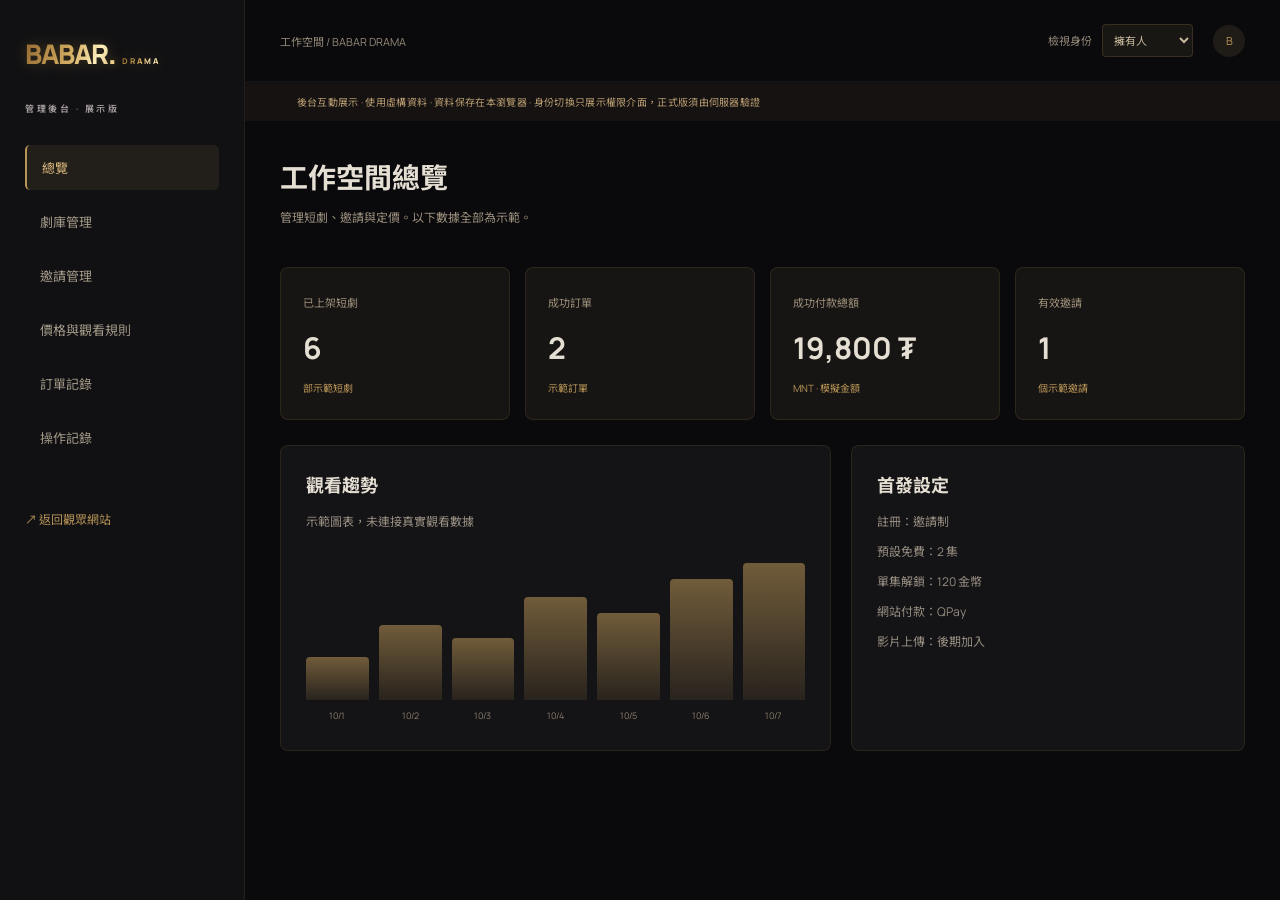
<file: admin.html>
<!doctype html><html lang="zh-Hant"><head><meta charset="utf-8"><meta name="viewport" content="width=device-width,initial-scale=1"><title>BABAR DRAMA · 管理後台展示</title><link rel="stylesheet" href="styles.css?v=4"><link rel="stylesheet" href="experience.css"><link rel="stylesheet" href="admin.css"></head><body><div class="admin-layout"><aside class="admin-sidebar"><a class="brand" href="index.html"><span>BABAR<span class="brand-dot">.</span></span><small>DRAMA</small></a><p class="section-kicker">管理後台 · 展示版</p><nav id="adminNav"><button data-page="overview" class="active">總覽</button><button data-page="dramas">劇庫管理</button><button data-page="invites">邀請管理</button><button data-page="pricing">價格與觀看規則</button><button data-page="orders">訂單記錄</button><button data-page="audit">操作記錄</button></nav><a href="index.html" class="return-link">↗ 返回觀眾網站</a></aside><main class="admin-main"><header class="admin-header"><span>工作空間 / BABAR DRAMA</span><div><label>檢視身份 <select id="role"><option value="owner">擁有人</option><option value="viewer">唯讀檢視者</option></select></label><span class="owner-badge">B</span></div></header><p class="demo-ribbon">後台互動展示 · 使用虛構資料 · 資料保存在本瀏覽器 · 身份切換只展示權限介面，正式版須由伺服器驗證</p><div id="adminContent"></div></main></div><dialog id="adminDialog"><button class="dialog-close" aria-label="關閉">×</button><div id="adminDialogBody"></div></dialog><script src="shared.js"></script><script src="admin.js"></script></body></html>
</file>
<file: styles.css>
@import url('https://fonts.googleapis.com/css2?family=Manrope:wght@400;500;600;700;800&family=Noto+Sans+TC:wght@400;500;700&display=swap');
:root{color-scheme:dark;--bg:#0a0a0d;--panel:#141418;--white:#f0ece8;--muted:#929096;--red:#92283f;--gold:#b89457}*{box-sizing:border-box}html{scroll-behavior:smooth;scroll-padding-top:95px}body{margin:0;background:var(--bg);color:var(--white);font-family:Manrope,'Noto Sans TC',Arial,sans-serif}button,a,select{-webkit-tap-highlight-color:transparent}button,select{font:inherit}button,a{touch-action:manipulation}button{cursor:pointer}a{color:inherit;text-decoration:none}button:focus-visible,a:focus-visible,select:focus-visible{outline:2px solid var(--gold);outline-offset:5px}button{color:inherit} .header{height:86px;padding:0 5%;display:flex;align-items:center;gap:56px;position:absolute;top:0;z-index:10;width:100%;background:linear-gradient(#09090dda,transparent)}.brand{display:flex;align-items:baseline;gap:10px}.brand>span{font-size:34px;font-weight:800;letter-spacing:-2px}.brand-dot{color:#b8445b}.brand small{font-size:10px;letter-spacing:3px}.desktop-nav{display:flex;gap:30px;font-size:13px;color:#bbb6b8}.desktop-nav a.active{color:var(--white);position:relative}.desktop-nav a.active:after{content:'';position:absolute;bottom:-12px;left:0;width:18px;height:2px;background:var(--red)}.header-right{margin-left:auto;display:flex;align-items:center;gap:23px;font-size:12px}.header select{border:0;background:transparent;color:#d1cbcb;max-width:106px;padding:8px}.header option{background:var(--panel)}.login{border:0;background:transparent}.vip-header{border:1px solid #b894574d;border-radius:5px;background:#b8945710;color:#d4b77f;padding:8px 14px;font-weight:700}.hero{min-height:670px;height:78vh;max-height:850px;position:relative;overflow:hidden;background:#211921}.hero-image{position:absolute;inset:0;background:url('https://images.unsplash.com/photo-1519608487953-e999c86e7455?auto=format&fit=crop&w=2200&q=85') center 48%/cover;opacity:.7;filter:saturate(.6)}.hero-shade{position:absolute;inset:0;background:linear-gradient(90deg,#0a0a0ded 0%,#0a0a0d9c 39%,#0a0a0d08 80%),linear-gradient(0deg,#0a0a0d 0%,transparent 32%,#0a0a0d18 80%)}.hero-content{position:relative;padding:155px 5% 95px;max-width:780px}.eyebrow{display:flex;gap:12px;align-items:center;font-size:10px;letter-spacing:2px;color:#ccc2c7}.live-dot{width:6px;height:6px;border-radius:50%;background:#c25169}.divider{opacity:.4;margin:0 8px}.hero-category{margin:38px 0 16px;color:#d8b2bb;font-size:12px}.hero h1{font-size:clamp(40px,4.9vw,70px);line-height:1.12;letter-spacing:-2px;max-width:660px;margin:0 0 23px;font-weight:800;white-space:pre-line}.hero-summary{max-width:410px;font-size:14px;line-height:1.9;color:#b9b2b8}.hero-meta{display:flex;align-items:center;gap:17px;font-size:11px;color:#b5aeb1;margin-top:22px}.hero-meta>span:nth-child(2){border:1px solid #71686c;padding:1px 5px;border-radius:2px}.sub-label{color:#d0bd99}.hero-actions{display:flex;gap:12px;margin-top:30px}.primary,.secondary,.gold-button{border:0;border-radius:5px;padding:14px 24px;font-size:13px;font-weight:700;display:inline-flex;align-items:center;justify-content:center;gap:12px}.primary{background:var(--red);color:#fff}.primary:hover{background:#ab304b}.secondary{border:1px solid #ffffff28;background:#ffffff09}.secondary:hover{background:#ffffff16}.free-note{font-size:10px;color:#998f95;margin-top:15px}.hero-footer{position:absolute;bottom:32px;left:5%;right:5%;display:flex;align-items:center;justify-content:space-between;font-size:10px;letter-spacing:2px;color:#898189}.hero-pages{display:flex;gap:8px}.hero-pages button{width:22px;height:3px;border:0;background:#686067;padding:0}.hero-pages button.selected{width:48px;background:#ac3a53}.content-wrap{max-width:1600px;margin:auto;padding:15px 5% 0}.discover-intro{display:flex;justify-content:space-between;align-items:flex-end;margin-bottom:24px}.section-kicker{font-size:9px;letter-spacing:2.5px;color:#a49c9e;font-weight:600}.discover-intro h2{font-size:29px;letter-spacing:-.7px;margin:9px 0 0}.discover-intro p{max-width:320px;font-size:12px;color:var(--muted);line-height:1.8;margin:0}.categories{display:flex;gap:10px;margin-bottom:40px;overflow:auto;padding-bottom:5px}.categories button{white-space:nowrap;font-size:12px;padding:10px 21px;border:1px solid #ffffff13;border-radius:30px;background:#151419;color:#aaa2a8}.categories button.active{background:#782137;border-color:#9b314a;color:#fff}.drama-section{margin-bottom:48px}.section-heading{display:flex;justify-content:space-between;align-items:center;margin-bottom:22px;gap:12px}.section-heading h2{font-size:21px;font-weight:700;display:flex;align-items:center;gap:12px;margin:0}.accent-line{height:18px;width:3px;background:var(--red);border-radius:1px}.section-side{font-size:9px;letter-spacing:1.7px;color:#817a82}.poster-grid{display:grid;grid-template-columns:repeat(6,minmax(0,1fr));gap:20px}.poster-card{border:0;text-align:left;background:none;padding:0;min-width:0}.poster{position:relative;aspect-ratio:2/3;border-radius:7px;overflow:hidden;background:linear-gradient(145deg,var(--tone),#181117)}.poster img{height:100%;width:100%;object-fit:cover;opacity:.77;transition:transform .4s}.poster-card:hover img{transform:scale(1.04)}.poster:after{content:'';position:absolute;inset:0;background:linear-gradient(transparent 30%,#08070ba6 75%,#08070bf2)}.poster-label{position:absolute;top:10px;left:10px;z-index:1;font-size:9px;border-radius:3px;padding:4px 7px;background:#8b263d;color:#fff}.poster-label.vip{background:#b89457;color:#17120b}.poster-title{position:absolute;bottom:20px;left:16px;right:12px;z-index:1;font-size:clamp(15px,1.8vw,25px);font-weight:800;line-height:1.2;white-space:pre-line;letter-spacing:-.5px}.poster-number{position:absolute;bottom:8px;right:12px;z-index:1;color:#ffffff10;font-size:74px;font-weight:800;line-height:1}.card-title{margin:12px 0 5px;font-size:13px;line-height:1.5;font-weight:600}.card-meta{font-size:10px;color:#89818b}.vip-banner{border:1px solid #b8945738;background:radial-gradient(ellipse at 10% 30%,#b8945712,transparent 60%),#131114;border-radius:8px;padding:28px 35px;display:flex;gap:28px;align-items:center;margin-bottom:48px}.vip-emblem{font-size:50px;color:#b89457;padding-right:25px;border-right:1px solid #b8945730}.gold{color:var(--gold)}.vip-copy h2{font-size:22px;margin:7px 0}.vip-copy p{font-size:11px;line-height:1.8;color:#9f9696;margin:0}.gold-button{margin-left:auto;background:#b89457;color:#17120b;gap:30px;white-space:nowrap}.closing{margin:55px 0 30px;padding:32px 0;border-top:1px solid #ffffff10;display:flex;align-items:center;gap:30px}.brand-mini{font-size:29px;font-weight:800;color:#72626a;letter-spacing:-1.5px}.closing p{color:#958a93;font-size:12px}.text-button{border:0;background:none;color:#c5667d;font-size:12px;margin-left:auto}footer{border-top:1px solid #ffffff0b;margin:0 5%;padding:25px 0 35px;display:flex;align-items:center;gap:22px;font-size:10px;color:#746f77;flex-wrap:wrap}footer>div{display:flex;gap:20px;margin-left:auto}footer button{border:0;background:none;color:inherit;font-size:10px;padding:0}footer small{width:100%;font-size:9px;color:#58525b}.mobile-nav{display:none}dialog{border:1px solid #ffffff21;border-radius:12px;background:#181419;color:var(--white);max-width:440px;width:calc(100% - 40px);padding:38px}dialog::backdrop{background:#000a;backdrop-filter:blur(5px)}dialog h2{font-size:23px;margin:16px 0}dialog p{font-size:14px;color:#b8afb6;line-height:1.9}.dialog-close{position:absolute;right:15px;top:12px;background:none;border:0;font-size:25px;color:#999}.dialog-ok{margin-top:14px}.empty{color:var(--muted);padding:25px 0}
@media(min-width:1700px){.header{padding-left:calc((100% - 1440px)/2);padding-right:calc((100% - 1440px)/2)}.hero-content{margin-left:calc((100% - 1440px)/2 - 5%)}}
@media(max-width:1000px){.header{gap:30px}.poster-grid{grid-template-columns:repeat(3,minmax(0,1fr))}.poster-title{font-size:27px}.hero{min-height:640px}.hero-content{max-width:650px}.discover-intro p{max-width:240px}.vip-banner{padding:24px}.vip-copy h2{font-size:19px}}
@media(max-width:640px){html{scroll-padding-top:20px}.header{height:70px;padding:0 6%;gap:10px}.brand>span{font-size:28px}.brand small{font-size:8px;letter-spacing:2px}.desktop-nav,.login,.vip-header{display:none}.header-right{gap:0}.header select{font-size:11px;max-width:93px}.hero{height:auto;min-height:625px}.hero-image{background-position:65% center}.hero-shade{background:linear-gradient(0deg,#0a0a0d 0%,#0a0a0d9c 40%,#0a0a0d10 90%),linear-gradient(90deg,#0a0a0d6b,transparent)}.hero-content{padding:175px 6% 90px}.eyebrow{font-size:9px;letter-spacing:1px}.hero-category{margin-top:27px;font-size:11px}.hero h1{font-size:43px;letter-spacing:-1.5px;max-width:360px;margin-bottom:17px}.hero-summary{font-size:12px;max-width:315px;line-height:1.85}.hero-meta{font-size:10px;gap:12px;margin-top:19px}.hero-actions{margin-top:24px}.primary,.secondary{padding:13px 20px;font-size:12px}.hero-footer{left:6%;right:6%;bottom:29px;letter-spacing:1px;font-size:8px}.hero-pages button{width:15px}.hero-pages button.selected{width:30px}.content-wrap{padding:12px 6% 0}.discover-intro{align-items:start;margin-bottom:20px}.discover-intro h2{font-size:24px}.discover-intro p{display:none}.section-kicker{font-size:8px}.categories{gap:8px;margin-bottom:28px;margin-right:-6vw}.categories button{font-size:11px;padding:9px 17px}.section-heading{margin-bottom:17px}.section-heading h2{font-size:19px}.section-side{font-size:8px;letter-spacing:.5px}.poster-grid{display:flex;overflow:auto;gap:12px;margin-right:-6vw;padding-right:6vw;padding-bottom:12px;scroll-snap-type:x proximity}.poster-card{flex:0 0 43%;scroll-snap-align:start}.poster-title{font-size:22px;left:12px;bottom:17px}.poster-label{font-size:8px;left:8px;top:8px}.card-title{font-size:12px;margin-top:10px}.card-meta{font-size:9px}.drama-section{margin-bottom:30px}.vip-banner{padding:22px;gap:14px;flex-wrap:wrap;margin-bottom:34px}.vip-emblem{font-size:37px;border:0;padding:0}.vip-copy{flex:1}.vip-copy h2{font-size:18px}.vip-copy p{font-size:10px}.gold-button{margin:3px 0 0 0;width:100%;padding:12px}.closing{margin:20px 0 10px;gap:15px;flex-wrap:wrap;padding:25px 0}.closing p{font-size:11px;max-width:210px;margin:0}.text-button{margin:0;padding:0}footer{margin:0 6%;padding-bottom:95px;font-size:9px;gap:16px}footer>div{margin-left:0;gap:17px}.mobile-nav{position:fixed;z-index:20;bottom:0;left:0;right:0;background:#111116ed;backdrop-filter:blur(15px);border-top:1px solid #ffffff13;display:flex;justify-content:space-around;padding:9px 10px max(10px,env(safe-area-inset-bottom))}.mobile-nav a,.mobile-nav button{width:65px;border:0;background:none;color:#89808a;text-align:center;display:flex;align-items:center;flex-direction:column;gap:4px}.mobile-nav .active{color:#ca7187}.mobile-nav span{font-size:23px;line-height:1.2}.mobile-nav small{font-size:9px}}
@media(prefers-reduced-motion:reduce){html{scroll-behavior:auto}.poster img{transition:none}}
/* Matte antique gold brand palette with warm charcoal depth. */
/* Polished gold wordmark, with restrained moving highlights. */
.brand>span,.brand small,.brand-mini{ text-transform:uppercase;background:linear-gradient(110deg,#92672e 0%,#d3ad62 22%,#fff0bc 34%,#b88c42 46%,#efd28b 65%,#fff6d6 73%,#bd924b 85%,#92672e 100%);background-size:250% 100%;background-clip:text;-webkit-background-clip:text;color:transparent;filter:drop-shadow(0 0 7px #c99d4545);animation:brand-shimmer 6s ease-in-out infinite}
.brand>span{letter-spacing:-1px}
.brand .brand-dot{color:#eed18b;text-shadow:0 0 9px #e7c37180}
.brand small{font-weight:800;letter-spacing:2px}
.brand-mini{letter-spacing:0}
@keyframes brand-shimmer{0%,100%{background-position:0% 50%}50%{background-position:100% 50%}}
@media(prefers-reduced-motion:reduce){.brand>span,.brand small,.brand-mini{animation:none}}
:root{--red:#B89457;--gold:#B89457;--white:#e5ded3;--muted:#938b82;--panel:#171513}
.brand-dot{color:#B89457}
.header{background:linear-gradient(#0a0a0de8,transparent)}
.desktop-nav{color:#aaa298}
.hero{background:#201b17}
.hero-image{filter:saturate(.35) sepia(.2);opacity:.62}
.hero-shade{background:radial-gradient(ellipse at 74% 42%,#b894571c,transparent 52%),linear-gradient(90deg,#0a0a0df2 0%,#0a0a0da8 39%,#0a0a0d10 80%),linear-gradient(0deg,#0a0a0d 0%,transparent 36%,#0a0a0d24 80%)}
.live-dot{background:#B89457}
.eyebrow{color:#b9aa95}
.hero-category{color:#bba37d}
.hero-summary{color:#b4aba0}
.hero-meta{color:#aaa298}
.hero-meta>span:nth-child(2){border-color:#655e53}
.free-note{color:#958b7d}
.hero-footer{color:#8d8377}
.hero-pages button{background:#554d41}
.hero-pages button.selected{background:#B89457}
.primary{background:#B89457;color:#17130e}
.primary:hover{background:#c6a76f}
.secondary{border-color:#b8945733;background:#201c1759;color:#cfc4b3}
.secondary:hover{background:#b894571a}
.categories button{background:#171614;border-color:#b894571a;color:#aaa195}
.categories button.active{background:#b894571b;border-color:#b8945770;color:#cdb589}
.poster{background:linear-gradient(145deg,#4b3c2b,#181614)}
.poster img{filter:saturate(.5) sepia(.13)}
.poster:after{background:radial-gradient(ellipse at 50% 35%,#d8b18312,transparent 65%),linear-gradient(transparent 30%,#140e09a6 75%,#08070bf2)}
.poster-label{background:#382b1f;color:#d8be96;border:1px solid #b8945738}
.poster-label.vip{background:#B89457;color:#17120b;border-color:transparent}
.poster-title{color:#e5ded3;text-shadow:0 2px 18px #211306}
.card-meta{color:#93887c}
.vip-banner{background:radial-gradient(ellipse at 10% 30%,#b894571a,transparent 60%),linear-gradient(110deg,#1d1914,#121214)}
.brand-mini{color:transparent}
.text-button{color:#bfa16b}
footer{color:#847c70}footer small{color:#696258}
dialog{background:#191714;border-color:#b8945738}dialog p{color:#b8ae9e}
@media(max-width:640px){.hero-shade{background:radial-gradient(ellipse at 70% 32%,#b894571c,transparent 55%),linear-gradient(0deg,#0a0a0d 0%,#0a0a0d9c 40%,#0a0a0d10 90%),linear-gradient(90deg,#0a0a0d6b,transparent)}.mobile-nav{background:#141310ed;border-top-color:#b8945721}.mobile-nav .active{color:#B89457}.mobile-nav a,.mobile-nav button{color:#978b7c}.mobile-nav a.active{color:#B89457}}
</file>
<file: experience.css>
[hidden]{display:none!important}.flow-top{height:82px;padding:0 5%;display:flex;align-items:center;justify-content:space-between;border-bottom:1px solid #b8945720}.flow-top button{background:none;border:0;font-size:12px;color:#b7aa98}.flow-brand{color:#d6b571;font-weight:800;letter-spacing:1px;font-size:24px}.flow-brand small{font-size:10px;letter-spacing:2px}.demo-ribbon{margin:0;background:#b8945710;padding:12px 5%;font-size:10px;color:#b99d72;letter-spacing:.3px}.flow-body{max-width:1400px;margin:auto;padding:44px 5% 100px}.flow-body h1{font-size:38px;line-height:1.2;letter-spacing:-1px}.flow-body h2{font-size:23px}.flow-body p{line-height:1.9}.muted{color:#978e82;font-size:12px}.flow-actions{display:flex;gap:10px;flex-wrap:wrap;margin:25px 0}.detail-layout{display:grid;grid-template-columns:minmax(220px,330px) 1fr;gap:55px}.detail-art{position:relative;align-self:start;aspect-ratio:2/3;overflow:hidden;border-radius:9px;background:#231b16}.detail-art img{width:100%;height:100%;object-fit:cover;filter:saturate(.55)}.detail-art:after{content:'';position:absolute;inset:0;background:linear-gradient(transparent,#0a0a0d90)}.detail-art span{position:absolute;z-index:1;bottom:20px;left:20px;letter-spacing:2px;font-size:9px;color:#d0b887}.detail-copy>p{max-width:600px;color:#b2a89a;font-size:14px}.detail-meta{color:#b89457!important}.episode-grid{display:grid;grid-template-columns:repeat(8,minmax(0,1fr));gap:9px;margin-top:20px}.episode-grid button{border:1px solid #ffffff0d;background:#171619;border-radius:5px;min-height:65px;padding:8px;color:#827b72}.episode-grid b{display:block;font-size:15px}.episode-grid small{display:block;font-size:9px;margin-top:5px}.episode-grid .available{color:#ccbea5}.episode-grid .selected{background:#b894571c;border-color:#b89457;color:#ddc18d}.auth-card,.checkout-card{max-width:530px;margin:20px auto;padding:35px;background:#171513;border:1px solid #b8945728;border-radius:12px}.auth-card h1,.checkout-card h1{font-size:29px}.account-tabs{display:flex;gap:10px;border-bottom:1px solid #b8945720;margin:25px 0}.account-tabs button{border:0;background:none;color:#9b8e7e;padding:13px 16px;font-size:13px}.account-tabs .active{color:#d0af72;border-bottom:2px solid #b89457}form label{display:block;font-size:12px;margin:20px 0;color:#bfb09a}form input,.search-box input{display:block;width:100%;background:#0f0e10;border:1px solid #b8945730;border-radius:5px;padding:13px;color:#e0d7c8;font:inherit;margin-top:8px}form .primary{width:100%}#authError,#unlockError{font-size:12px;color:#dba77b}.store-heading{text-align:center;margin-bottom:40px}.store-heading p{color:#ab9c84}.plans{display:grid;grid-template-columns:repeat(3,1fr);gap:20px}.plan{padding:30px;background:linear-gradient(140deg,#211b14,#141315);border:1px solid #b8945730;border-radius:9px}.plan.recommended{border-color:#b89457}.price{font-size:35px;letter-spacing:-1px}.price small{font-size:17px}.plan button{width:100%}.coin-plans{display:grid;grid-template-columns:repeat(4,1fr);gap:15px;margin-top:25px}.coin-plans button{display:flex;flex-direction:column;gap:17px;align-items:center;background:#171513;border:1px solid #b8945733;border-radius:8px;padding:27px 15px}.coin-plans strong{font-size:18px}.coin-plans button>span:last-child{font-size:14px;color:#bfa575}.coin-symbol{font-size:32px;color:#b89457}.order-summary{display:flex;align-items:center;justify-content:space-between;gap:15px;padding:20px 0;border-block:1px solid #b8945728}.order-summary h2{font-size:18px}.mock-pay{text-align:center;margin:25px 0;padding:30px;background:#0e0e10;border:1px dashed #b8945740;border-radius:6px}.mock-pay>span:first-child{font-size:36px;font-weight:800;color:#b89457}.mock-pay p{font-size:13px;color:#b9ad98}.mock-seal{display:inline-block;letter-spacing:6px;color:#b89457;font-size:14px;border:1px solid #b89457;padding:15px}.checkout-card>.primary{width:100%;margin-bottom:15px}.success-icon{color:#b89457;font-size:50px}.profile-heading{display:flex;gap:23px;align-items:center}.profile-heading h1{margin:5px 0}.profile-heading p{margin:0}.profile-heading>.text-button{margin-left:auto}.avatar{width:80px;height:80px;border:1px solid #b8945760;border-radius:50%;display:grid;place-items:center;font-size:30px;color:#b89457;background:#b8945714}.account-stats{display:grid;grid-template-columns:1fr 1fr;gap:20px;margin:32px 0}.account-stats>div{display:flex;flex-direction:column;gap:13px;padding:26px;border:1px solid #b8945728;border-radius:8px;background:#171513}.account-stats small{color:#9b8d78}.account-stats strong{font-size:25px}.account-stats .text-button{margin:0;text-align:left;padding:0}.account-grid{display:grid;grid-template-columns:repeat(4,minmax(0,1fr));gap:22px}.account-grid .poster-card{width:100%}.order-row{display:flex;justify-content:space-between;padding:23px 0;border-bottom:1px solid #b8945720;font-size:13px;gap:20px}.order-row small{display:block;color:#938878;font-size:10px;margin-top:8px}.search-box{display:flex;align-items:center;gap:15px;max-width:600px;margin:25px 0 35px}.search-box span{font-size:35px;color:#b89457}.search-box input{margin:0}.player-layout{display:grid;grid-template-columns:minmax(260px,680px) minmax(260px,1fr);gap:35px}.video-stage{background:#050506;border-radius:9px;overflow:hidden}.sample-scene{height:min(65vh,650px);max-width:390px;position:relative;margin:auto;overflow:hidden;background:#201914}.sample-scene>img{width:100%;height:100%;object-fit:cover;opacity:.6;filter:saturate(.5);transform:scale(1.06)}.sample-scene.playing>img{animation:scene-drift 12s ease-in-out infinite alternate}.scene-light{position:absolute;inset:0;background:radial-gradient(ellipse at 65% 30%,#efd39025,transparent 55%),linear-gradient(transparent,#0a0a0ddb)}.scene-brand{position:absolute;top:25px;left:20px;color:#d8b777;letter-spacing:3px;font-size:10px}.scene-caption{position:absolute;bottom:130px;left:24px;right:24px;font-size:30px;font-weight:800;text-align:center}.scene-caption small{display:block;font-size:12px;margin-top:15px;font-weight:400;color:#d1b174}.sample-scene p{position:absolute;bottom:50px;left:20px;right:20px;font-size:13px;text-align:center;color:#eadfc9;text-shadow:0 1px 4px #000}.big-play{position:absolute;top:40%;left:calc(50% - 28px);width:56px;height:56px;border:1px solid #b8945780;border-radius:50%;background:#14110dcc;color:#dabb7a;font-size:23px}.video-controls{padding:18px 20px}.video-controls input{width:100%;accent-color:#b89457}.video-controls>div{display:flex;gap:17px;align-items:center;flex-wrap:wrap;font-size:11px;margin-top:10px}.video-controls .text-button{margin:0;padding:0}.video-controls select{background:#211c15;border:1px solid #b8945730;padding:5px;font-size:11px}.player-layout aside .episode-grid{grid-template-columns:repeat(5,minmax(0,1fr));max-height:560px;overflow:auto}.player-layout aside h2{font-size:27px}.player-disclaimer{font-size:11px}#videoStage:fullscreen{display:grid;place-content:center}#videoStage:fullscreen .sample-scene{height:85vh;width:48vh}.flow-brand{background:linear-gradient(110deg,#b89457,#fff0bc,#b89457);background-clip:text;-webkit-background-clip:text;color:transparent;filter:drop-shadow(0 0 5px #b8945733)}@keyframes scene-drift{from{transform:scale(1.06) translateX(-1%)}to{transform:scale(1.14) translateX(1%)}}
@media(max-width:750px){.flow-top{height:65px;padding:0 5%;gap:10px}.flow-top button{font-size:10px}.flow-brand{font-size:18px}.flow-brand small{display:none}.demo-ribbon{font-size:9px;line-height:1.6}.flow-body{padding:25px 5% 100px}.flow-body h1{font-size:28px}.detail-layout{grid-template-columns:1fr;gap:20px}.detail-art{max-width:200px;margin:auto;width:100%}.detail-copy h1{text-align:center}.detail-copy .section-kicker{display:block;text-align:center}.episode-grid{grid-template-columns:repeat(5,minmax(0,1fr));gap:7px}.episode-grid button{min-height:60px}.plans{grid-template-columns:1fr;gap:12px}.plan{padding:22px;display:grid;grid-template-columns:1fr 1fr;align-items:center;gap:5px 15px}.plan h2{margin:9px 0}.plan .price{font-size:28px;margin:0;grid-column:2;grid-row:1/3}.plan button{grid-column:1/-1;margin-top:12px}.coin-plans{grid-template-columns:1fr 1fr;gap:12px}.coin-plans strong{font-size:15px}.auth-card,.checkout-card{padding:22px;margin:0 auto}.profile-heading{gap:14px;flex-wrap:wrap}.avatar{width:55px;height:55px}.profile-heading h1{font-size:23px}.profile-heading>.text-button{margin:0}.account-stats{gap:10px}.account-stats>div{padding:18px 14px}.account-stats strong{font-size:19px}.account-grid{grid-template-columns:repeat(2,minmax(0,1fr));gap:15px}.account-tabs{gap:0}.account-tabs button{font-size:11px;padding:12px}.player-layout{grid-template-columns:1fr;gap:15px}.sample-scene{height:60vh}.player-layout aside .episode-grid{grid-template-columns:repeat(5,minmax(0,1fr));max-height:250px}.scene-caption{font-size:25px}.order-summary{align-items:start}.order-summary h2{font-size:15px}.order-summary strong{font-size:15px;white-space:nowrap}}
@media(prefers-reduced-motion:reduce){.sample-scene.playing>img{animation:none}}
</file>
<file: admin.css>
.admin-layout{display:grid;grid-template-columns:245px 1fr;min-height:100vh}.admin-sidebar{padding:35px 25px;border-right:1px solid #b894571b;background:#111113}.admin-sidebar .brand{gap:6px}.admin-sidebar .brand>span{font-size:27px}.admin-sidebar .brand small{font-size:8px}.admin-sidebar>.section-kicker{margin:30px 0}.admin-sidebar nav{display:flex;flex-direction:column;gap:9px}.admin-sidebar nav button{text-align:left;background:none;border:0;padding:13px 15px;border-radius:5px;color:#a29887;font-size:13px}.admin-sidebar nav button.active{background:#b894571a;color:#d7b67a;border-left:2px solid #b89457}.return-link{display:block;margin-top:50px;color:#b89457;font-size:12px}.admin-main{min-width:0}.admin-header{height:82px;display:flex;justify-content:space-between;align-items:center;padding:0 35px;border-bottom:1px solid #ffffff0c;color:#938777;font-size:11px}.admin-header>div{display:flex;align-items:center;gap:20px}.admin-header select{background:#191714;color:#c7b89c;border:1px solid #b8945730;border-radius:4px;padding:7px;margin-left:8px;font-size:11px}.owner-badge{display:grid;place-items:center;width:32px;height:32px;border-radius:50%;background:#b8945720;color:#b89457}#adminContent{padding:35px;max-width:1500px;margin:auto}.admin-heading{display:flex;justify-content:space-between;gap:20px;align-items:center;margin-bottom:27px}.admin-heading h1{font-size:28px;margin:0}.admin-heading p{font-size:12px;color:#9b8e7c;line-height:1.7}.stats-grid{display:grid;grid-template-columns:repeat(4,1fr);gap:15px}.stat{background:#171513;border:1px solid #b8945722;border-radius:8px;padding:22px}.stat small{color:#9e907b;font-size:11px}.stat strong{display:block;font-size:30px;margin:15px 0 7px}.stat span{font-size:10px;color:#b89457}.admin-panel{margin-top:25px;padding:25px;border:1px solid #b8945722;border-radius:8px;background:#141315}.admin-panel h2{font-size:18px;margin-top:0}.table-wrap{overflow:auto;border:1px solid #b8945722;border-radius:8px;background:#141315}table{border-collapse:collapse;width:100%;font-size:12px;text-align:left}th{background:#1b1814;color:#a9997e;font-weight:500;white-space:nowrap}td,th{padding:17px;border-bottom:1px solid #b8945714}td{color:#c2b6a2}td small{display:block;color:#8b8071;margin-top:5px;font-size:10px}tr:last-child td{border-bottom:0}.row-title{display:flex;align-items:center;gap:12px}.row-title img{width:35px;height:50px;object-fit:cover;border-radius:3px;filter:saturate(.5)}.status-pill{display:inline-block;border:1px solid #b8945730;background:#b8945711;color:#bca374;padding:4px 9px;border-radius:20px;font-size:10px;white-space:nowrap}.status-pill.off{color:#938d83;background:#ffffff05;border-color:#ffffff15}.small-button{border:1px solid #b8945730;background:transparent;color:#c8aa72;font-size:11px;padding:7px 10px;border-radius:4px;margin:3px}.admin-form{display:grid;grid-template-columns:1fr 1fr;gap:0 22px}.admin-form label{margin:12px 0}.admin-form select,.admin-form textarea{width:100%;background:#0f0e10;border:1px solid #b8945730;border-radius:5px;padding:12px;color:#e0d7c8;font:inherit;margin-top:8px}.admin-form textarea{min-height:80px;resize:vertical}.admin-form .full{grid-column:1/-1}.admin-form .primary{width:auto}.admin-form input{margin-bottom:0}.admin-form button:disabled,.small-button:disabled,.primary:disabled{opacity:.35;cursor:not-allowed}.readonly-notice{background:#b8945710;border:1px solid #b8945728;border-radius:5px;padding:12px 17px;font-size:12px;color:#b8a78b;margin-bottom:20px}.invite-result{padding:15px;background:#0d0d10;border:1px solid #b8945730;border-radius:5px;word-break:break-all;color:#d0b279;font-size:13px}.filter-row{display:flex;gap:15px;align-items:center;margin-bottom:20px}.filter-row input,.filter-row select{background:#161413;border:1px solid #b8945730;border-radius:5px;padding:11px;color:#c7b69a;font:inherit;font-size:12px}.filter-row input{min-width:230px}.audit-item{display:flex;justify-content:space-between;gap:20px;border-bottom:1px solid #b8945718;padding:16px 0;font-size:12px}.audit-item small{color:#8d806e}.price-form h2{grid-column:1/-1;margin:25px 0 5px;font-size:18px}.admin-chart{display:flex;align-items:end;gap:10px;height:145px;margin-top:25px}.admin-chart div{flex:1;background:linear-gradient(#b8945790,#b8945720);border-radius:4px 4px 0 0;min-height:10px;position:relative}.admin-chart small{position:absolute;bottom:-22px;left:0;right:0;text-align:center;color:#8c806e;font-size:9px}.admin-panel.chart-panel{padding-bottom:50px}#adminDialog{max-width:670px;max-height:90vh;overflow:auto}#adminDialog h2{font-size:23px}#adminDialog p{font-size:12px}.save-note{color:#b89457;font-size:12px}.overview-grid{display:grid;grid-template-columns:1.4fr 1fr;gap:20px}.settings-note{padding:15px 0;font-size:12px;color:#998b77;line-height:1.9}
@media(max-width:950px){.admin-layout{grid-template-columns:190px 1fr}.admin-sidebar{padding:25px 15px}.stats-grid{grid-template-columns:1fr 1fr}.overview-grid{grid-template-columns:1fr}#adminContent{padding:25px}.admin-header{padding:0 25px}}
@media(max-width:640px){.admin-layout{display:block}.admin-sidebar{padding:18px;border-right:0;border-bottom:1px solid #b8945722}.admin-sidebar>.section-kicker{margin:13px 0}.admin-sidebar nav{flex-direction:row;overflow:auto;gap:5px}.admin-sidebar nav button{white-space:nowrap;padding:9px 11px;font-size:11px}.admin-sidebar nav button.active{border-left:0;border-bottom:2px solid #b89457}.return-link{position:absolute;right:18px;top:28px;margin:0;font-size:10px}.admin-header{height:65px;padding:0 18px}.admin-header>span{display:none}.admin-header>div{justify-content:space-between;width:100%}#adminContent{padding:23px 18px}.admin-heading{align-items:start;flex-wrap:wrap}.admin-heading h1{font-size:24px}.admin-heading .primary{padding:11px 16px}.stats-grid{gap:10px}.stat{padding:18px}.stat strong{font-size:26px}.admin-panel{padding:20px}.admin-form{grid-template-columns:1fr}.admin-form .full,.price-form h2{grid-column:1}.filter-row{flex-wrap:wrap}.filter-row input{min-width:0;width:100%}td,th{padding:13px;font-size:11px}.audit-item{flex-direction:column;gap:7px}.admin-chart small{font-size:8px}}
</file>
